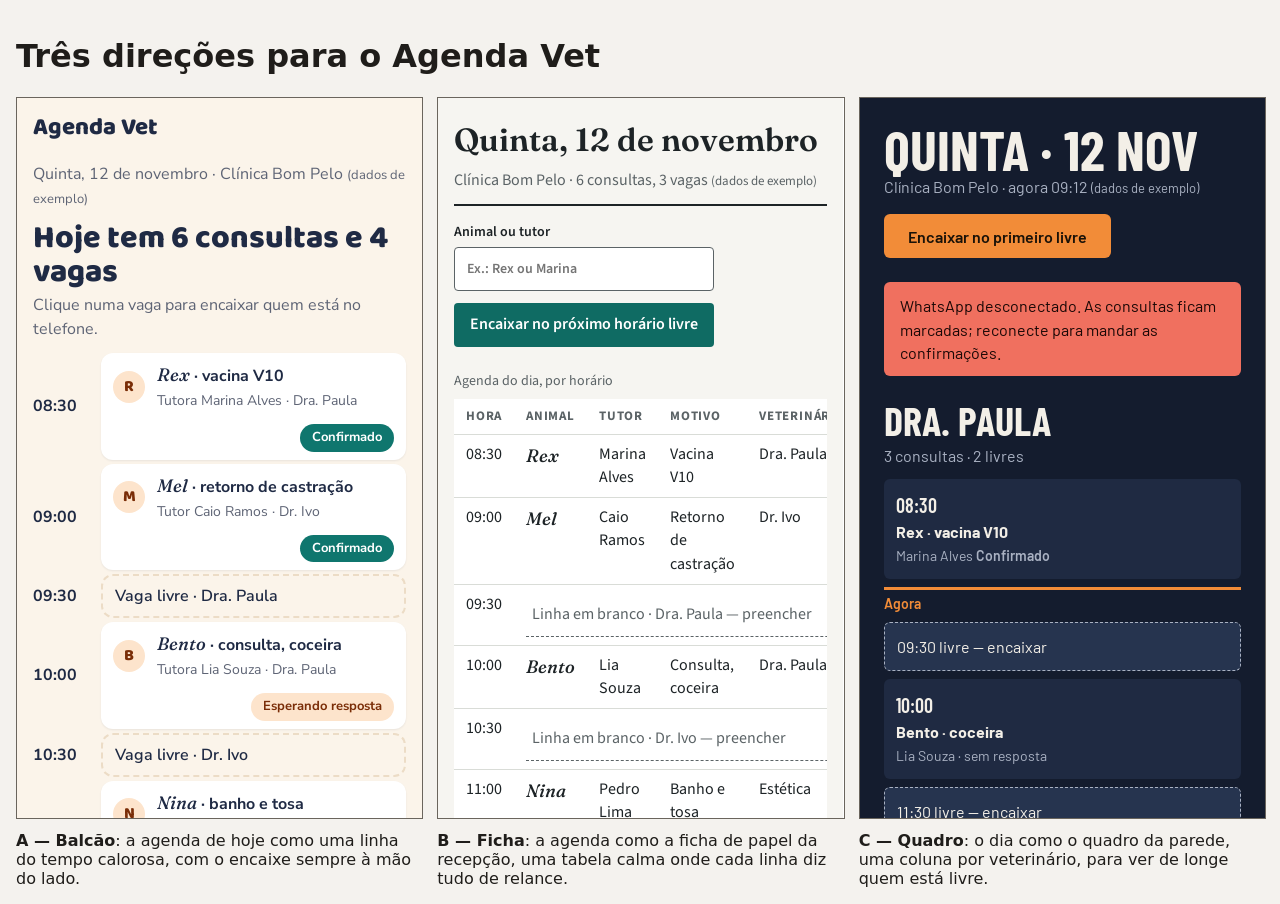
<file: agent-system/tests/samples/design-sample/design/directions/index.html>
<!doctype html>
<html lang="pt-BR">
<head>
<meta charset="utf-8">
<meta name="viewport" content="width=device-width, initial-scale=1">
<title>Direções — Agenda Vet</title>
<style>
  :root { --gap: 16px; --ink: #1f1d1a; --surface: #f4f2ee; --paper: #ffffff; --muted: #6a655d; --font-ui: system-ui, sans-serif; }
  body { margin: 0; padding: var(--gap); background: var(--surface); color: var(--ink); font-family: var(--font-ui); }
  .grid { display: grid; grid-template-columns: repeat(auto-fit, minmax(min(100%, 360px), 1fr)); gap: var(--gap); }
  figure { margin: 0; }
  iframe { width: 100%; height: 720px; border: 1px solid var(--muted); background: var(--paper); }
  figcaption { padding-top: 8px; }
</style>
</head>
<body>
  <h1>Três direções para o Agenda Vet</h1>
  <div class="grid">
    <figure><iframe src="a.html" title="Direção A"></iframe><figcaption><strong>A — Balcão</strong>: a agenda de hoje como uma linha do tempo calorosa, com o encaixe sempre à mão do lado.</figcaption></figure>
    <figure><iframe src="b.html" title="Direção B"></iframe><figcaption><strong>B — Ficha</strong>: a agenda como a ficha de papel da recepção, uma tabela calma onde cada linha diz tudo de relance.</figcaption></figure>
    <figure><iframe src="c.html" title="Direção C"></iframe><figcaption><strong>C — Quadro</strong>: o dia como o quadro da parede, uma coluna por veterinário, para ver de longe quem está livre.</figcaption></figure>
  </div>
</body>
</html>
</file>
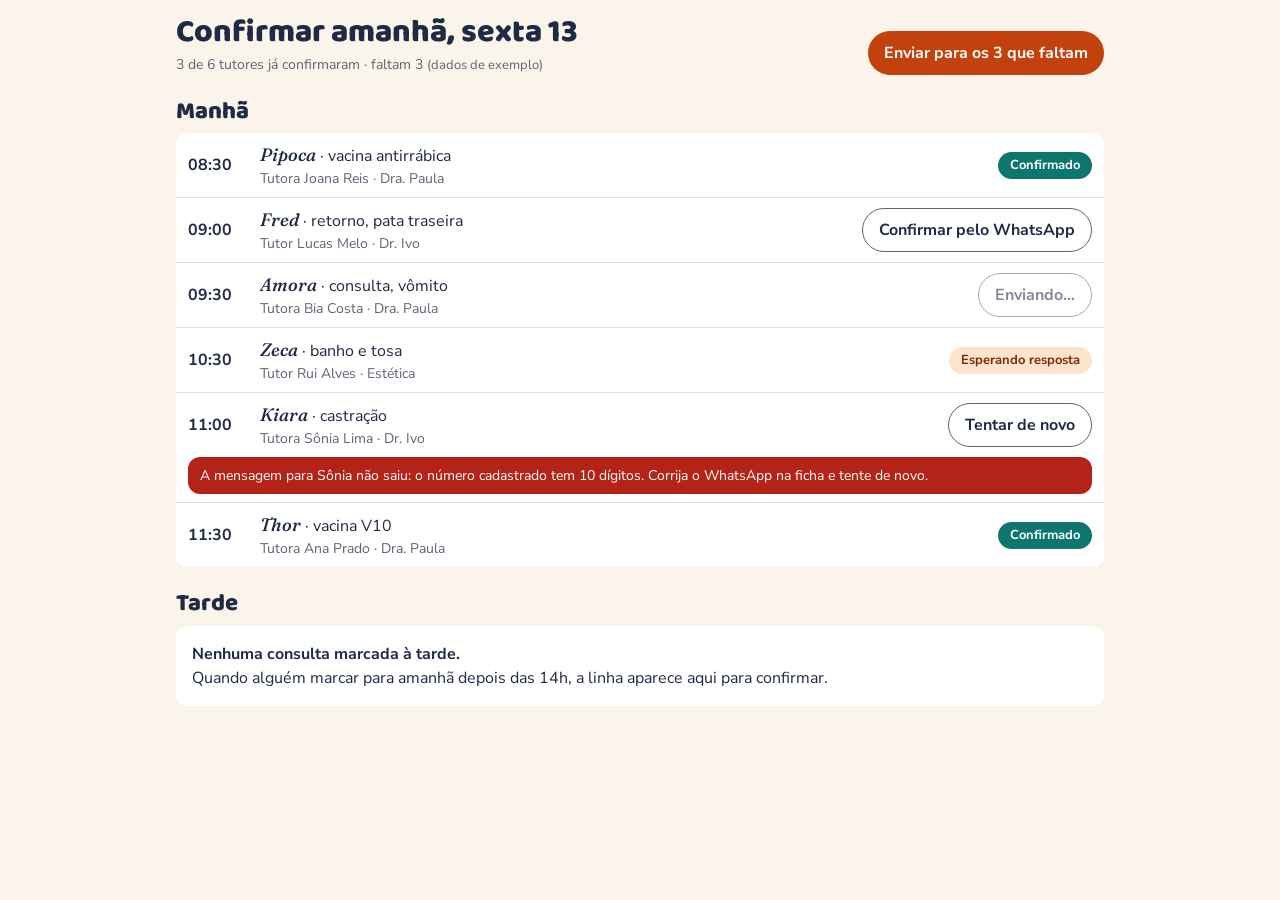
<file: agent-system/tests/samples/design-sample/src/confirmar.html>
<!doctype html>
<html lang="pt-BR">
<head>
<meta charset="utf-8">
<meta name="viewport" content="width=device-width, initial-scale=1">
<title>Confirmar amanhã — Agenda Vet</title>
<link rel="preconnect" href="https://fonts.googleapis.com">
<link rel="stylesheet" href="https://fonts.googleapis.com/css2?family=Baloo+2:wght@800&family=Nunito+Sans:wght@400;600;700&family=Fraunces:ital,wght@1,500&display=swap">
<link rel="stylesheet" href="../design/tokens.css">
<style>
  /* Page exception: design/pages/confirmar.md (compact rows, no avatar). */
  * { box-sizing: border-box; }
  html, body { overflow-x: clip; }
  body { margin: 0; background: var(--color-surface); color: var(--color-ink); font-family: var(--font-body); font-size: var(--text-body); line-height: var(--leading-body); }
  .page { max-width: 960px; margin: 0 auto; padding: var(--space-4); }
  .head { display: flex; flex-wrap: wrap; gap: var(--space-3); align-items: end; justify-content: space-between; margin-bottom: var(--space-4); }
  h1 { font-family: var(--font-display); font-weight: 800; font-size: var(--text-h1); line-height: var(--leading-h1); margin: 0; overflow-wrap: anywhere; }
  .progress { margin: var(--space-1) 0 0; color: var(--color-muted); font-size: var(--text-small); }
  .btn { min-height: var(--control-height); padding: 0 var(--space-4); border: 0; border-radius: var(--radius-pill); background: var(--color-accent); color: var(--color-accent-ink); font: inherit; font-weight: 700; cursor: pointer; white-space: nowrap; transition: background-color var(--duration-feedback) var(--ease-standard); }
  .btn.quiet { background: transparent; color: var(--color-ink); border: 1px solid var(--color-muted); }
  .btn[aria-disabled="true"] { opacity: 0.55; cursor: not-allowed; }
  .btn:focus-visible { outline: 2px solid var(--color-focus); outline-offset: 2px; }
  h2 { font-family: var(--font-display); font-weight: 800; font-size: var(--text-h2); line-height: var(--leading-h2); margin: var(--space-6) 0 var(--space-2); }
  .rows { list-style: none; margin: 0; padding: 0; background: var(--color-raised); border-radius: var(--radius-2); }
  .row { display: flex; flex-wrap: wrap; gap: var(--space-2) var(--space-4); align-items: center; padding: var(--space-2) var(--space-3); border-bottom: 1px solid var(--color-rule); }
  .row:last-child { border-bottom: 0; }
  .time { width: var(--time-column); font-weight: 700; font-variant-numeric: tabular-nums; }
  .who { flex: 1 1 220px; min-width: 0; }
  .who em { font-family: var(--font-pet); font-style: italic; font-weight: 500; font-size: var(--text-pet); }
  .who span { display: block; color: var(--color-muted); font-size: var(--text-small); }
  .tag { font-size: var(--text-tag); font-weight: 700; padding: var(--space-1) var(--space-3); border-radius: var(--radius-pill); background: var(--color-support); color: var(--color-support-ink); }
  .tag.wait { background: var(--color-soft); color: var(--color-soft-ink); }
  .error { flex-basis: 100%; margin: 0; padding: var(--space-2) var(--space-3); border-radius: var(--radius-2); background: var(--color-danger); color: var(--color-danger-ink); font-size: var(--text-small); }
  .empty { padding: var(--space-4); border-radius: var(--radius-2); background: var(--color-raised); }
  .empty strong { display: block; }
  .sample { color: var(--color-muted); font-size: var(--text-tag); }
  @media (prefers-reduced-motion: reduce) { .btn { transition: none; } }
</style>
</head>
<body>
<main class="page">
  <div class="head">
    <div>
      <h1>Confirmar amanhã, sexta 13</h1>
      <p class="progress">3 de 6 tutores já confirmaram · faltam 3 <span class="sample">(dados de exemplo)</span></p>
    </div>
    <button class="btn" type="button">Enviar para os 3 que faltam</button>
  </div>

  <h2 id="manha">Manhã</h2>
  <ol class="rows" aria-labelledby="manha">
    <li class="row">
      <span class="time">08:30</span>
      <div class="who"><em>Pipoca</em> · vacina antirrábica<span>Tutora Joana Reis · Dra. Paula</span></div>
      <span class="tag">Confirmado</span>
    </li>
    <li class="row">
      <span class="time">09:00</span>
      <div class="who"><em>Fred</em> · retorno, pata traseira<span>Tutor Lucas Melo · Dr. Ivo</span></div>
      <button class="btn quiet" type="button">Confirmar pelo WhatsApp</button>
    </li>
    <li class="row">
      <span class="time">09:30</span>
      <div class="who"><em>Amora</em> · consulta, vômito<span>Tutora Bia Costa · Dra. Paula</span></div>
      <button class="btn quiet" type="button" aria-disabled="true">Enviando…</button>
    </li>
    <li class="row">
      <span class="time">10:30</span>
      <div class="who"><em>Zeca</em> · banho e tosa<span>Tutor Rui Alves · Estética</span></div>
      <span class="tag wait">Esperando resposta</span>
    </li>
    <li class="row">
      <span class="time">11:00</span>
      <div class="who"><em>Kiara</em> · castração<span>Tutora Sônia Lima · Dr. Ivo</span></div>
      <button class="btn quiet" type="button">Tentar de novo</button>
      <p class="error" role="alert">A mensagem para Sônia não saiu: o número cadastrado tem 10 dígitos. Corrija o WhatsApp na ficha e tente de novo.</p>
    </li>
    <li class="row">
      <span class="time">11:30</span>
      <div class="who"><em>Thor</em> · vacina V10<span>Tutora Ana Prado · Dra. Paula</span></div>
      <span class="tag">Confirmado</span>
    </li>
  </ol>

  <h2 id="tarde">Tarde</h2>
  <div class="empty" aria-labelledby="tarde">
    <strong>Nenhuma consulta marcada à tarde.</strong>
    Quando alguém marcar para amanhã depois das 14h, a linha aparece aqui para confirmar.
  </div>
</main>
</body>
</html>
</file>
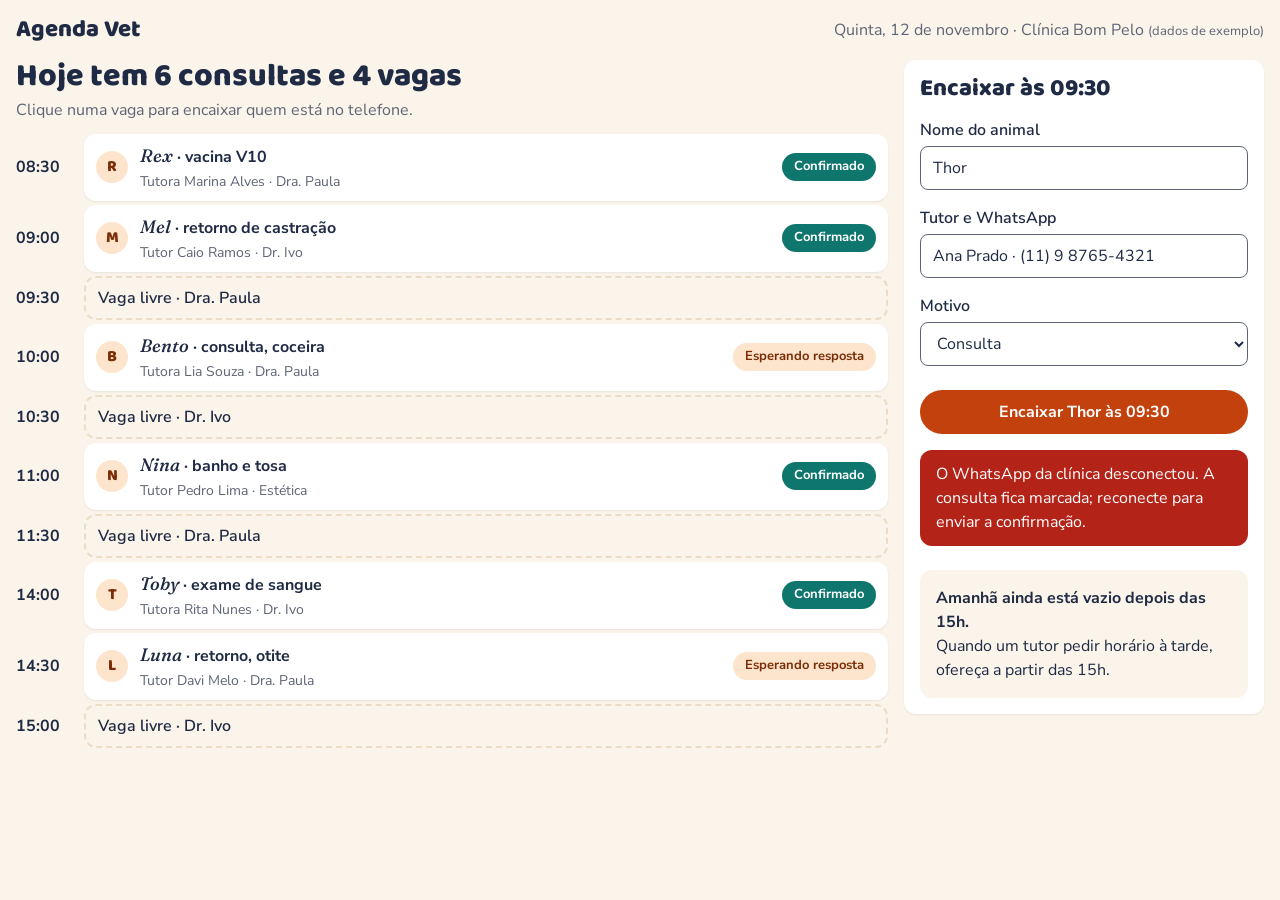
<file: agent-system/tests/samples/design-sample/design/directions/a.html>
<!-- direction: Balcão | stance: a agenda de hoje como uma linha do tempo calorosa, com o encaixe sempre à mão do lado | distinctive: horários livres desenhados como "vagas" pontilhadas que a recepcionista clica para encaixar, e o nome de cada animal em itálico serifado ao lado do retrato redondo | variety: 5 | motion: 3 | density: 8 | axes: layout=timeline+side panel, display=rounded heavy (Baloo 2), palette=warm cream + orange + navy, density=8 -->
<!doctype html>
<html lang="pt-BR">
<head>
<meta charset="utf-8">
<meta name="viewport" content="width=device-width, initial-scale=1">
<title>Agenda Vet — Balcão</title>
<link rel="preconnect" href="https://fonts.googleapis.com">
<link rel="stylesheet" href="https://fonts.googleapis.com/css2?family=Baloo+2:wght@600;800&family=Nunito+Sans:wght@400;600;700&family=Fraunces:ital,wght@1,500&display=swap">
<style>
  :root {
    --color-surface: #fbf4ea;
    --color-raised: #ffffff;
    --color-ink: #1f2a44;
    --color-muted: #5e6475;
    --color-rule: #ecdcc6;
    --color-accent: #c2410c;
    --color-accent-ink: #ffffff;
    --color-soft: #fde4cc;
    --color-soft-ink: #7a2d07;
    --color-support: #0f766e;
    --color-support-ink: #ffffff;
    --color-danger: #b42318;
    --color-danger-ink: #ffffff;
    --color-focus: #1d4ed8;
    --font-display: "Baloo 2", "Trebuchet MS", system-ui, sans-serif;
    --font-body: "Nunito Sans", system-ui, -apple-system, "Segoe UI", sans-serif;
    --font-pet: "Fraunces", Georgia, serif;
    --space-1: 4px; --space-2: 8px; --space-3: 12px; --space-4: 16px; --space-6: 24px; --space-8: 32px; --space-12: 48px;
    --radius-2: 12px; --radius-pill: 999px;
    --control-height: 44px;
    --duration-feedback: 120ms;
    --shadow-1: 0 1px 2px rgb(31 42 68 / 0.08);
  }
  * { box-sizing: border-box; }
  html, body { overflow-x: clip; }
  body { margin: 0; background: var(--color-surface); color: var(--color-ink); font-family: var(--font-body); font-size: 16px; line-height: 1.5; }
  header { display: flex; flex-wrap: wrap; gap: var(--space-4); align-items: center; justify-content: space-between; padding: var(--space-3) var(--space-4); }
  .brand { font-family: var(--font-display); font-weight: 800; font-size: 24px; }
  .date { color: var(--color-muted); }
  main { display: grid; grid-template-columns: minmax(0, 1fr); gap: var(--space-4); padding: 0 var(--space-4) var(--space-8); }
  @media (min-width: 960px) { main { grid-template-columns: minmax(0, 1fr) 360px; } }
  h1 { font-family: var(--font-display); font-weight: 800; font-size: 32px; line-height: 1.05; margin: 0 0 var(--space-1); overflow-wrap: anywhere; }
  .lede { margin: 0 0 var(--space-3); color: var(--color-muted); }
  .timeline { list-style: none; margin: 0; padding: 0; display: grid; gap: var(--space-1); }
  .slot { display: grid; grid-template-columns: 56px minmax(0, 1fr); gap: var(--space-3); align-items: center; }
  .time { font-weight: 700; font-variant-numeric: tabular-nums; }
  .visit { display: flex; flex-wrap: wrap; gap: var(--space-3); align-items: center; background: var(--color-raised); border-radius: var(--radius-2); padding: var(--space-2) var(--space-3); box-shadow: var(--shadow-1); min-width: 0; }
  .pet { flex: none; width: 32px; height: 32px; border-radius: var(--radius-pill); background: var(--color-soft); color: var(--color-soft-ink); display: grid; place-items: center; font-family: var(--font-display); font-weight: 800; }
  .who { min-width: 0; }
  .who strong { display: block; }
  .who em { font-family: var(--font-pet); font-style: italic; font-weight: 500; font-size: 18px; }
  .who span { color: var(--color-muted); font-size: 14px; }
  .tag { margin-left: auto; flex: none; font-size: 13px; font-weight: 700; padding: var(--space-1) var(--space-3); border-radius: var(--radius-pill); background: var(--color-support); color: var(--color-support-ink); }
  .tag.wait { background: var(--color-soft); color: var(--color-soft-ink); }
  .free { width: 100%; min-height: var(--control-height); border: 2px dashed var(--color-rule); border-radius: var(--radius-2); background: transparent; color: var(--color-ink); font: inherit; font-weight: 600; text-align: left; padding: var(--space-2) var(--space-3); cursor: pointer; transition: border-color var(--duration-feedback) ease-out, background-color var(--duration-feedback) ease-out; }
  .free:hover { border-color: var(--color-accent); background: var(--color-raised); }
  .free:focus-visible, .btn:focus-visible, input:focus-visible, select:focus-visible { outline: 2px solid var(--color-focus); outline-offset: 2px; }
  aside { background: var(--color-raised); border-radius: var(--radius-2); padding: var(--space-4); align-self: start; box-shadow: var(--shadow-1); }
  aside h2 { font-family: var(--font-display); font-weight: 800; font-size: 24px; line-height: 1.1; margin: 0 0 var(--space-4); }
  label { display: block; font-weight: 600; margin-top: var(--space-4); }
  input, select { width: 100%; height: var(--control-height); margin-top: var(--space-1); border: 1px solid var(--color-muted); border-radius: var(--space-2); padding: 0 var(--space-3); font: inherit; color: var(--color-ink); background: var(--color-raised); }
  .btn { margin-top: var(--space-6); width: 100%; height: var(--control-height); border: 0; border-radius: var(--radius-pill); background: var(--color-accent); color: var(--color-accent-ink); font: inherit; font-weight: 700; cursor: pointer; }
  .note { margin-top: var(--space-6); padding: var(--space-4); border-radius: var(--radius-2); background: var(--color-surface); }
  .note strong { display: block; }
  .error { margin-top: var(--space-4); padding: var(--space-3) var(--space-4); border-radius: var(--radius-2); background: var(--color-danger); color: var(--color-danger-ink); }
  .sample { font-size: 13px; color: var(--color-muted); }
  @media (prefers-reduced-motion: reduce) { .free { transition: none; } }
</style>
</head>
<body>
<header>
  <span class="brand">Agenda Vet</span>
  <span class="date">Quinta, 12 de novembro · Clínica Bom Pelo <span class="sample">(dados de exemplo)</span></span>
</header>
<main>
  <section aria-labelledby="hoje">
    <h1 id="hoje">Hoje tem 6 consultas e 4 vagas</h1>
    <p class="lede">Clique numa vaga para encaixar quem está no telefone.</p>
    <ol class="timeline">
      <li class="slot"><span class="time">08:30</span><div class="visit"><span class="pet" aria-hidden="true">R</span><div class="who"><strong><em>Rex</em> · vacina V10</strong><span>Tutora Marina Alves · Dra. Paula</span></div><span class="tag">Confirmado</span></div></li>
      <li class="slot"><span class="time">09:00</span><div class="visit"><span class="pet" aria-hidden="true">M</span><div class="who"><strong><em>Mel</em> · retorno de castração</strong><span>Tutor Caio Ramos · Dr. Ivo</span></div><span class="tag">Confirmado</span></div></li>
      <li class="slot"><span class="time">09:30</span><button class="free" type="button" aria-label="Encaixar às 09:30 com Dra. Paula">Vaga livre · Dra. Paula</button></li>
      <li class="slot"><span class="time">10:00</span><div class="visit"><span class="pet" aria-hidden="true">B</span><div class="who"><strong><em>Bento</em> · consulta, coceira</strong><span>Tutora Lia Souza · Dra. Paula</span></div><span class="tag wait">Esperando resposta</span></div></li>
      <li class="slot"><span class="time">10:30</span><button class="free" type="button" aria-label="Encaixar às 10:30 com Dr. Ivo">Vaga livre · Dr. Ivo</button></li>
      <li class="slot"><span class="time">11:00</span><div class="visit"><span class="pet" aria-hidden="true">N</span><div class="who"><strong><em>Nina</em> · banho e tosa</strong><span>Tutor Pedro Lima · Estética</span></div><span class="tag">Confirmado</span></div></li>
      <li class="slot"><span class="time">11:30</span><button class="free" type="button" aria-label="Encaixar às 11:30 com Dra. Paula">Vaga livre · Dra. Paula</button></li>
      <li class="slot"><span class="time">14:00</span><div class="visit"><span class="pet" aria-hidden="true">T</span><div class="who"><strong><em>Toby</em> · exame de sangue</strong><span>Tutora Rita Nunes · Dr. Ivo</span></div><span class="tag">Confirmado</span></div></li>
      <li class="slot"><span class="time">14:30</span><div class="visit"><span class="pet" aria-hidden="true">L</span><div class="who"><strong><em>Luna</em> · retorno, otite</strong><span>Tutor Davi Melo · Dra. Paula</span></div><span class="tag wait">Esperando resposta</span></div></li>
      <li class="slot"><span class="time">15:00</span><button class="free" type="button" aria-label="Encaixar às 15:00 com Dr. Ivo">Vaga livre · Dr. Ivo</button></li>
    </ol>
  </section>
  <aside aria-labelledby="encaixe">
    <h2 id="encaixe">Encaixar às 09:30</h2>
    <form>
      <label for="animal">Nome do animal</label>
      <input id="animal" name="animal" autocomplete="off" value="Thor">
      <label for="tutor">Tutor e WhatsApp</label>
      <input id="tutor" name="tutor" value="Ana Prado · (11) 9 8765-4321">
      <label for="motivo">Motivo</label>
      <select id="motivo" name="motivo"><option>Consulta</option><option>Vacina</option><option>Retorno</option></select>
      <button class="btn" type="submit">Encaixar Thor às 09:30</button>
    </form>
    <p class="error" role="alert">O WhatsApp da clínica desconectou. A consulta fica marcada; reconecte para enviar a confirmação.</p>
    <div class="note">
      <strong>Amanhã ainda está vazio depois das 15h.</strong>
      Quando um tutor pedir horário à tarde, ofereça a partir das 15h.
    </div>
  </aside>
</main>
</body>
</html>
</file>
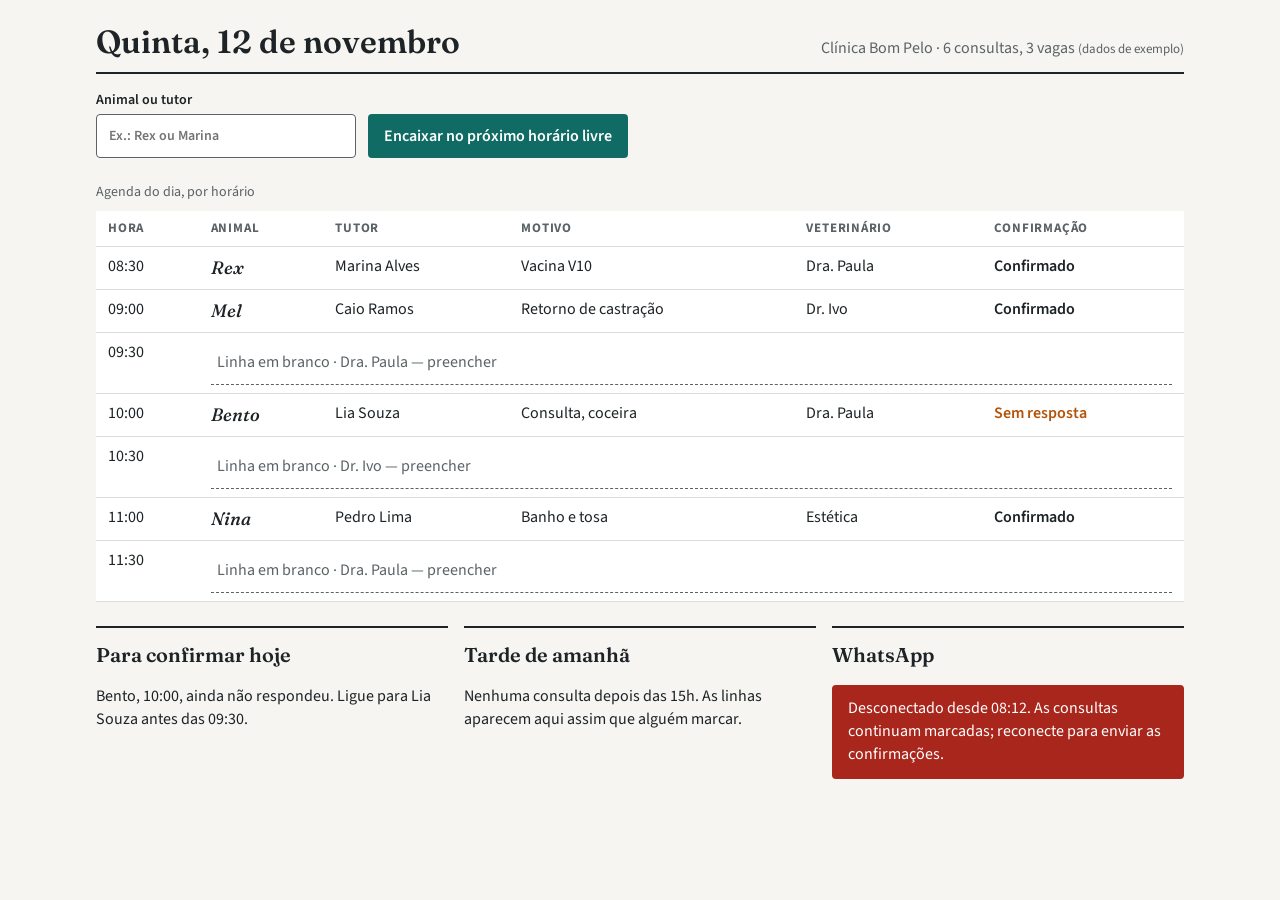
<file: agent-system/tests/samples/design-sample/design/directions/b.html>
<!-- direction: Ficha | stance: a agenda como a ficha de papel da recepção, uma tabela calma onde cada linha diz tudo de relance | distinctive: títulos em serifa com o nome do animal sempre em itálico, como escrito à mão na ficha, e as vagas como linhas em branco para preencher | variety: 3 | motion: 2 | density: 7 | axes: layout=table/index, display=humanist serif (Fraunces), palette=neutral paper + teal accent, density=7 -->
<!doctype html>
<html lang="pt-BR">
<head>
<meta charset="utf-8">
<meta name="viewport" content="width=device-width, initial-scale=1">
<title>Agenda Vet — Ficha</title>
<link rel="preconnect" href="https://fonts.googleapis.com">
<link rel="stylesheet" href="https://fonts.googleapis.com/css2?family=Fraunces:ital,wght@0,600;1,500&family=Source+Sans+3:wght@400;600&display=swap">
<style>
  :root {
    --color-surface: #f6f5f1;
    --color-raised: #ffffff;
    --color-ink: #1d2326;
    --color-muted: #5b6366;
    --color-rule: #d9dcd7;
    --color-accent: #0f6b63;
    --color-accent-ink: #ffffff;
    --color-warn: #b45309;
    --color-warn-ink: #ffffff;
    --color-danger: #a8261b;
    --color-danger-ink: #ffffff;
    --color-focus: #1d4ed8;
    --font-display: "Fraunces", Georgia, serif;
    --font-body: "Source Sans 3", system-ui, -apple-system, "Segoe UI", sans-serif;
    --space-1: 4px; --space-2: 8px; --space-3: 12px; --space-4: 16px; --space-6: 24px; --space-8: 32px;
    --radius-1: 4px;
    --control-height: 44px;
    --duration-feedback: 100ms;
  }
  * { box-sizing: border-box; }
  html, body { overflow-x: clip; }
  body { margin: 0; background: var(--color-surface); color: var(--color-ink); font-family: var(--font-body); font-size: 16px; line-height: 1.45; }
  .page { max-width: 1120px; margin: 0 auto; padding: var(--space-6) var(--space-4); }
  .top { display: flex; flex-wrap: wrap; align-items: baseline; justify-content: space-between; gap: var(--space-3); border-bottom: 2px solid var(--color-ink); padding-bottom: var(--space-3); }
  h1 { font-family: var(--font-display); font-weight: 600; font-size: 32px; line-height: 1.1; margin: 0; overflow-wrap: anywhere; }
  .meta { color: var(--color-muted); }
  .toolbar { display: flex; flex-wrap: wrap; gap: var(--space-3); align-items: end; margin: var(--space-4) 0; }
  .toolbar label { font-weight: 600; font-size: 14px; }
  .toolbar input { display: block; height: var(--control-height); min-width: 0; width: 260px; max-width: 100%; margin-top: var(--space-1); border: 1px solid var(--color-muted); border-radius: var(--radius-1); padding: 0 var(--space-3); font: inherit; }
  .btn { height: var(--control-height); padding: 0 var(--space-4); border: 0; border-radius: var(--radius-1); background: var(--color-accent); color: var(--color-accent-ink); font: inherit; font-weight: 600; cursor: pointer; white-space: nowrap; }
  .btn:focus-visible, input:focus-visible, .fill:focus-visible { outline: 2px solid var(--color-focus); outline-offset: 2px; }
  .wrap { overflow-x: auto; }
  table { width: 100%; border-collapse: collapse; background: var(--color-raised); font-variant-numeric: tabular-nums; }
  caption { text-align: left; padding: var(--space-2) 0; color: var(--color-muted); font-size: 14px; }
  th { text-align: left; font-size: 13px; text-transform: uppercase; letter-spacing: 0.06em; color: var(--color-muted); padding: var(--space-2) var(--space-3); border-bottom: 1px solid var(--color-rule); }
  td { padding: var(--space-2) var(--space-3); border-bottom: 1px solid var(--color-rule); vertical-align: top; }
  td.pet { font-family: var(--font-display); font-style: italic; font-weight: 500; font-size: 18px; }
  .status { font-weight: 600; }
  .status.wait { color: var(--color-warn); }
  .fill { width: 100%; min-height: var(--control-height); border: 0; border-bottom: 1px dashed var(--color-muted); background: transparent; color: var(--color-muted); font: inherit; text-align: left; cursor: pointer; transition: color var(--duration-feedback) ease-out; }
  .fill:hover { color: var(--color-accent); }
  .side { display: grid; grid-template-columns: repeat(auto-fit, minmax(min(100%, 300px), 1fr)); gap: var(--space-4); margin-top: var(--space-6); }
  .box { border-top: 2px solid var(--color-ink); padding-top: var(--space-3); }
  .box h2 { font-family: var(--font-display); font-weight: 600; font-size: 20px; margin: 0 0 var(--space-2); }
  .alert { background: var(--color-danger); color: var(--color-danger-ink); padding: var(--space-3) var(--space-4); border-radius: var(--radius-1); }
  .sample { font-size: 13px; color: var(--color-muted); }
  @media (prefers-reduced-motion: reduce) { .fill { transition: none; } }
</style>
</head>
<body>
<div class="page">
  <div class="top">
    <h1>Quinta, 12 de novembro</h1>
    <span class="meta">Clínica Bom Pelo · 6 consultas, 3 vagas <span class="sample">(dados de exemplo)</span></span>
  </div>
  <form class="toolbar" role="search">
    <label for="busca">Animal ou tutor<input id="busca" name="busca" placeholder="Ex.: Rex ou Marina"></label>
    <button class="btn" type="button">Encaixar no próximo horário livre</button>
  </form>
  <div class="wrap">
    <table>
      <caption>Agenda do dia, por horário</caption>
      <thead><tr><th scope="col">Hora</th><th scope="col">Animal</th><th scope="col">Tutor</th><th scope="col">Motivo</th><th scope="col">Veterinário</th><th scope="col">Confirmação</th></tr></thead>
      <tbody>
        <tr><td>08:30</td><td class="pet">Rex</td><td>Marina Alves</td><td>Vacina V10</td><td>Dra. Paula</td><td class="status">Confirmado</td></tr>
        <tr><td>09:00</td><td class="pet">Mel</td><td>Caio Ramos</td><td>Retorno de castração</td><td>Dr. Ivo</td><td class="status">Confirmado</td></tr>
        <tr><td>09:30</td><td colspan="5"><button class="fill" type="button">Linha em branco · Dra. Paula — preencher</button></td></tr>
        <tr><td>10:00</td><td class="pet">Bento</td><td>Lia Souza</td><td>Consulta, coceira</td><td>Dra. Paula</td><td class="status wait">Sem resposta</td></tr>
        <tr><td>10:30</td><td colspan="5"><button class="fill" type="button">Linha em branco · Dr. Ivo — preencher</button></td></tr>
        <tr><td>11:00</td><td class="pet">Nina</td><td>Pedro Lima</td><td>Banho e tosa</td><td>Estética</td><td class="status">Confirmado</td></tr>
        <tr><td>11:30</td><td colspan="5"><button class="fill" type="button">Linha em branco · Dra. Paula — preencher</button></td></tr>
      </tbody>
    </table>
  </div>
  <div class="side">
    <section class="box" aria-labelledby="pend">
      <h2 id="pend">Para confirmar hoje</h2>
      <p>Bento, 10:00, ainda não respondeu. Ligue para Lia Souza antes das 09:30.</p>
    </section>
    <section class="box" aria-labelledby="tarde">
      <h2 id="tarde">Tarde de amanhã</h2>
      <p>Nenhuma consulta depois das 15h. As linhas aparecem aqui assim que alguém marcar.</p>
    </section>
    <section class="box" aria-labelledby="zap">
      <h2 id="zap">WhatsApp</h2>
      <p class="alert" role="alert">Desconectado desde 08:12. As consultas continuam marcadas; reconecte para enviar as confirmações.</p>
    </section>
  </div>
</div>
</body>
</html>
</file>
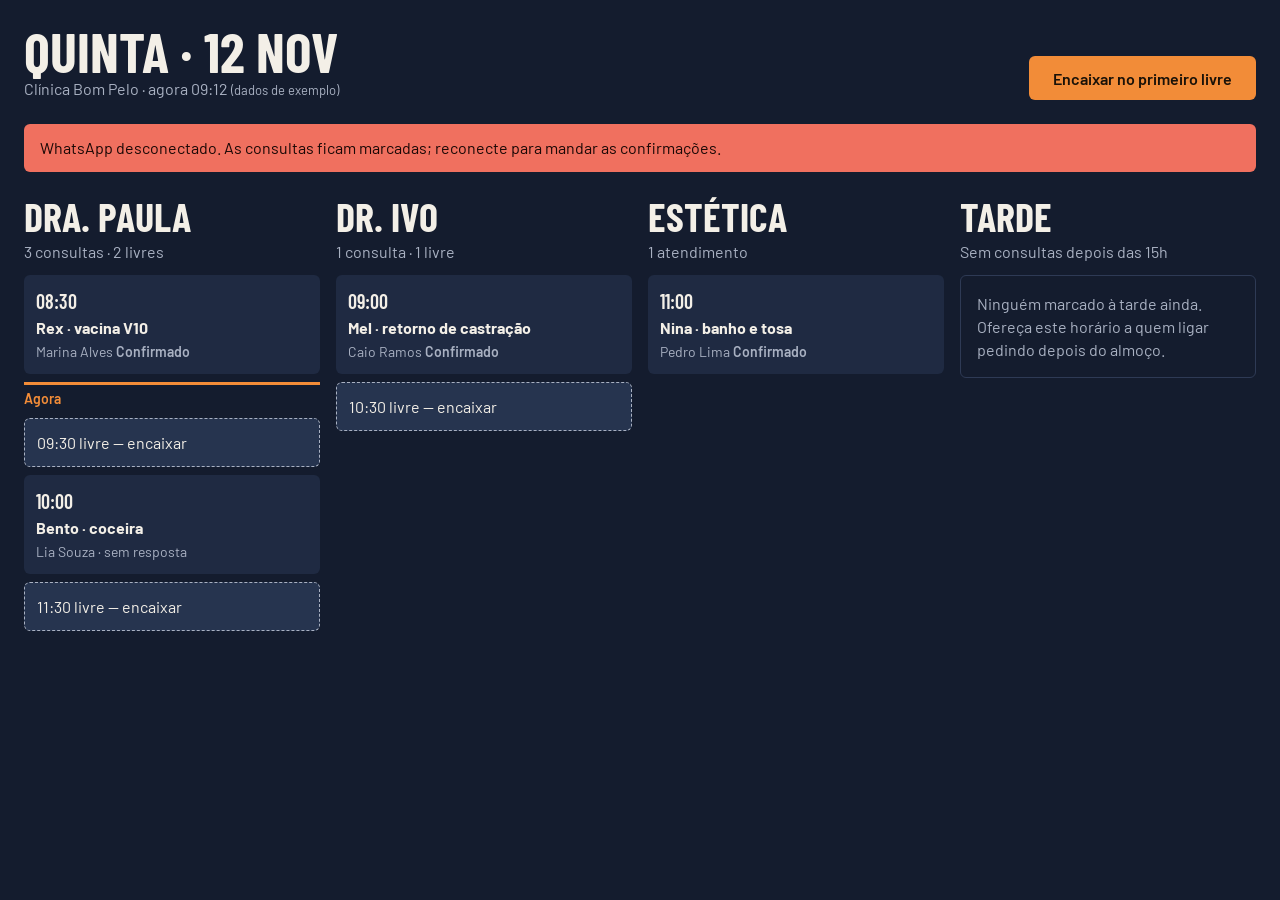
<file: agent-system/tests/samples/design-sample/design/directions/c.html>
<!-- direction: Quadro | stance: o dia como o quadro da parede da clínica, uma coluna por veterinário, para ver de longe quem está livre | distinctive: nome de cada veterinário em caixa alta condensada enorme no topo da coluna e a hora atual como uma faixa laranja que atravessa o quadro | variety: 7 | motion: 4 | density: 6 | axes: layout=board with one column per vet, display=condensed grotesque (Barlow Condensed), palette=dark navy surface + orange, density=6 -->
<!doctype html>
<html lang="pt-BR">
<head>
<meta charset="utf-8">
<meta name="viewport" content="width=device-width, initial-scale=1">
<title>Agenda Vet — Quadro</title>
<link rel="preconnect" href="https://fonts.googleapis.com">
<link rel="stylesheet" href="https://fonts.googleapis.com/css2?family=Barlow+Condensed:wght@600;700&family=Barlow:wght@400;600&display=swap">
<style>
  :root {
    --color-surface: #141c2e;
    --color-raised: #1f2a42;
    --color-ink: #f3efe7;
    --color-muted: #a9b1c2;
    --color-rule: #2e3a55;
    --color-accent: #f28c38;
    --color-accent-ink: #1a1208;
    --color-free: #26344f;
    --color-ok: #5cc8a8;
    --color-danger: #f0705f;
    --color-danger-ink: #1a0806;
    --color-focus: #8ab4ff;
    --font-display: "Barlow Condensed", "Arial Narrow", system-ui, sans-serif;
    --font-body: "Barlow", system-ui, -apple-system, "Segoe UI", sans-serif;
    --space-1: 4px; --space-2: 8px; --space-3: 12px; --space-4: 16px; --space-6: 24px; --space-8: 32px;
    --radius-1: 6px;
    --control-height: 44px;
    --duration-feedback: 120ms;
    --duration-enter: 200ms;
  }
  * { box-sizing: border-box; }
  html, body { overflow-x: clip; }
  body { margin: 0; background: var(--color-surface); color: var(--color-ink); font-family: var(--font-body); font-size: 16px; line-height: 1.45; }
  header { display: flex; flex-wrap: wrap; gap: var(--space-4); justify-content: space-between; align-items: end; padding: var(--space-6); }
  h1 { font-family: var(--font-display); font-weight: 700; font-size: 56px; line-height: 0.95; text-transform: uppercase; margin: 0; overflow-wrap: anywhere; }
  .sub { color: var(--color-muted); }
  .btn { height: var(--control-height); padding: 0 var(--space-6); border: 0; border-radius: var(--radius-1); background: var(--color-accent); color: var(--color-accent-ink); font: inherit; font-weight: 600; cursor: pointer; white-space: nowrap; }
  .btn:focus-visible, .free:focus-visible { outline: 2px solid var(--color-focus); outline-offset: 2px; }
  .board { display: grid; grid-template-columns: repeat(auto-fit, minmax(min(100%, 280px), 1fr)); gap: var(--space-4); padding: 0 var(--space-6) var(--space-8); }
  .col h2 { font-family: var(--font-display); font-weight: 700; font-size: 40px; line-height: 1; text-transform: uppercase; margin: 0 0 var(--space-1); }
  .col p.load { margin: 0 0 var(--space-3); color: var(--color-muted); }
  .cards { list-style: none; margin: 0; padding: 0; display: grid; gap: var(--space-2); }
  .card { background: var(--color-raised); border-radius: var(--radius-1); padding: var(--space-3); animation: enter var(--duration-enter) ease-out; }
  .card time { font-family: var(--font-display); font-weight: 600; font-size: 20px; }
  .card strong { display: block; }
  .card span { color: var(--color-muted); font-size: 14px; }
  .ok { color: var(--color-ok); font-weight: 600; font-size: 14px; }
  .now { border-top: 3px solid var(--color-accent); padding-top: var(--space-1); color: var(--color-accent); font-weight: 600; font-size: 14px; }
  .free { width: 100%; min-height: var(--control-height); border: 1px dashed var(--color-muted); border-radius: var(--radius-1); background: var(--color-free); color: var(--color-ink); font: inherit; text-align: left; padding: var(--space-3); cursor: pointer; }
  .empty { border: 1px solid var(--color-rule); border-radius: var(--radius-1); padding: var(--space-4); color: var(--color-muted); }
  .alert { margin: 0 var(--space-6) var(--space-6); padding: var(--space-3) var(--space-4); border-radius: var(--radius-1); background: var(--color-danger); color: var(--color-danger-ink); }
  .sample { font-size: 13px; color: var(--color-muted); }
  @keyframes enter { from { opacity: 0; transform: translateY(4px); } to { opacity: 1; transform: none; } }
  @media (prefers-reduced-motion: reduce) { .card { animation: none; } }
</style>
</head>
<body>
<header>
  <div>
    <h1>Quinta · 12 nov</h1>
    <span class="sub">Clínica Bom Pelo · agora 09:12 <span class="sample">(dados de exemplo)</span></span>
  </div>
  <button class="btn" type="button">Encaixar no primeiro livre</button>
</header>
<p class="alert" role="alert">WhatsApp desconectado. As consultas ficam marcadas; reconecte para mandar as confirmações.</p>
<div class="board">
  <section class="col" aria-labelledby="paula">
    <h2 id="paula">Dra. Paula</h2>
    <p class="load">3 consultas · 2 livres</p>
    <ol class="cards">
      <li class="card"><time>08:30</time><strong>Rex · vacina V10</strong><span>Marina Alves</span> <span class="ok">Confirmado</span></li>
      <li class="now">Agora</li>
      <li><button class="free" type="button">09:30 livre — encaixar</button></li>
      <li class="card"><time>10:00</time><strong>Bento · coceira</strong><span>Lia Souza · sem resposta</span></li>
      <li><button class="free" type="button">11:30 livre — encaixar</button></li>
    </ol>
  </section>
  <section class="col" aria-labelledby="ivo">
    <h2 id="ivo">Dr. Ivo</h2>
    <p class="load">1 consulta · 1 livre</p>
    <ol class="cards">
      <li class="card"><time>09:00</time><strong>Mel · retorno de castração</strong><span>Caio Ramos</span> <span class="ok">Confirmado</span></li>
      <li><button class="free" type="button">10:30 livre — encaixar</button></li>
    </ol>
  </section>
  <section class="col" aria-labelledby="estetica">
    <h2 id="estetica">Estética</h2>
    <p class="load">1 atendimento</p>
    <ol class="cards">
      <li class="card"><time>11:00</time><strong>Nina · banho e tosa</strong><span>Pedro Lima</span> <span class="ok">Confirmado</span></li>
    </ol>
  </section>
  <section class="col" aria-labelledby="tarde">
    <h2 id="tarde">Tarde</h2>
    <p class="load">Sem consultas depois das 15h</p>
    <div class="empty">Ninguém marcado à tarde ainda. Ofereça este horário a quem ligar pedindo depois do almoço.</div>
  </section>
</div>
</body>
</html>
</file>
<file: agent-system/tests/samples/design-sample/design/tokens.css>
/*
 * design/tokens.css: Agenda Vet, direção A (Balcão), densidade 8.
 * The only place for raw values. Components use var(--...). Every value here matches DESIGN.md.
 */
:root {
  /* Color */
  --color-surface: #fbf4ea;
  --color-raised: #ffffff;
  --color-ink: #1f2a44;
  --color-muted: #5e6475;
  --color-rule: #ecdcc6;
  --color-accent: #c2410c;
  --color-accent-ink: #ffffff;
  --color-soft: #fde4cc;
  --color-soft-ink: #7a2d07;
  --color-support: #0f766e;
  --color-support-ink: #ffffff;
  --color-danger: #b42318;
  --color-danger-ink: #ffffff;
  --color-focus: #1d4ed8;

  /* Font families: display, body, and one outlier for pet names */
  --font-display: "Baloo 2", "Trebuchet MS", system-ui, sans-serif;
  --font-body: "Nunito Sans", system-ui, -apple-system, "Segoe UI", sans-serif;
  --font-pet: "Fraunces", Georgia, serif;

  /* Type scale */
  --text-h1: 32px;
  --leading-h1: 1.05;
  --text-h2: 24px;
  --leading-h2: 1.1;
  --text-pet: 18px;
  --text-body: 16px;
  --leading-body: 1.5;
  --text-small: 14px;
  --text-tag: 13px;

  /* Spacing: multiples of 4px; density 8 uses 4 to 32 on screens */
  --space-1: 4px;
  --space-2: 8px;
  --space-3: 12px;
  --space-4: 16px;
  --space-6: 24px;
  --space-8: 32px;
  --space-12: 48px;

  /* Layout */
  --side-panel: 360px;
  --time-column: 56px;
  --control-height: 44px;
  --pet-avatar: 32px;

  /* Radius and elevation */
  --radius-2: 12px;
  --radius-pill: 999px;
  --shadow-1: 0 1px 2px rgb(31 42 68 / 0.08);

  /* Motion */
  --duration-feedback: 120ms;
  --ease-standard: ease-out;
}

@media (prefers-reduced-motion: reduce) {
  :root {
    --duration-feedback: 0ms;
  }
}
</file>
